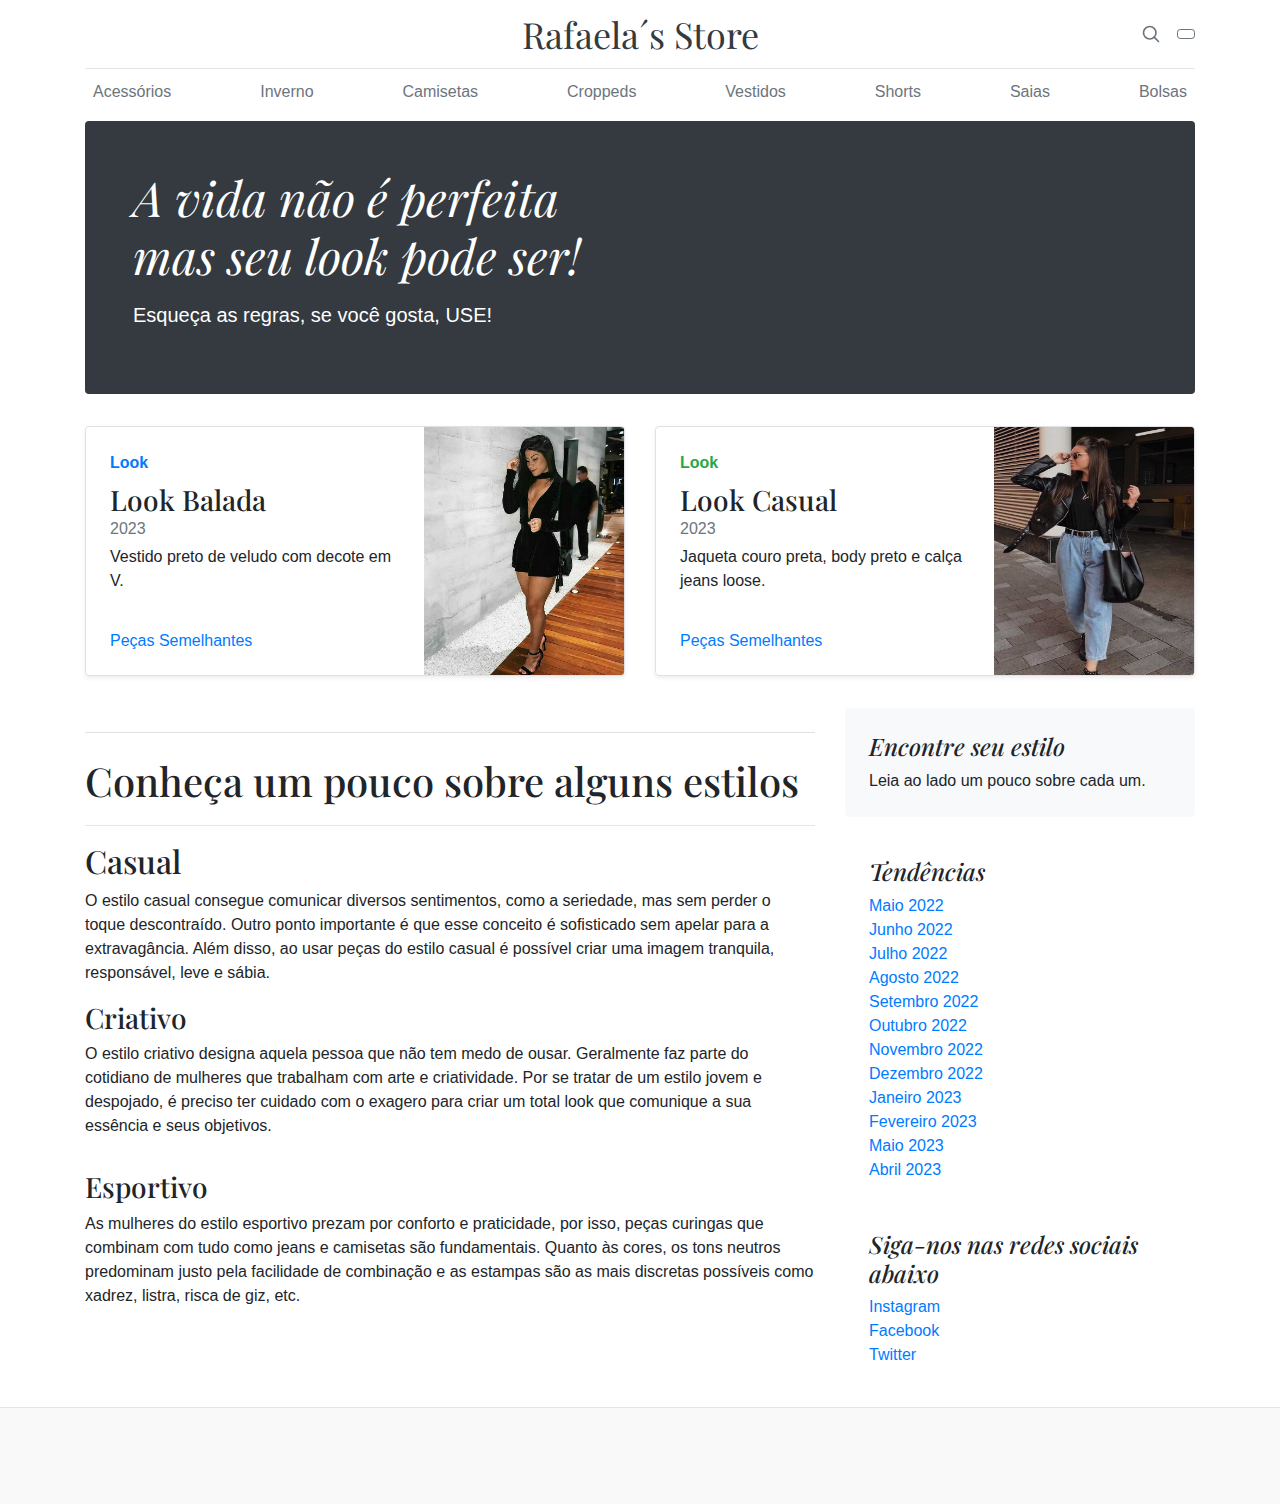
<file: index.html>
<!doctype html>
<html lang="en">
  <head>
    <meta charset="utf-8">
    <meta name="viewport" content="width=device-width, initial-scale=1, shrink-to-fit=no">
    <meta name="description" content="">
    <meta name="author" content="Mark Otto, Jacob Thornton, and Bootstrap contributors">
    <meta name="generator" content="Hugo 0.101.0">
    <title>Rafaela´s Store</title>

    <link rel="canonical" href="https://getbootstrap.com/docs/4.6/examples/blog/">

    

    <!-- Bootstrap core CSS -->
<link href="assets/dist/css/bootstrap.min.css" rel="stylesheet">



    <style>
      .bd-placeholder-img {
        font-size: 1.125rem;
        text-anchor: middle;
        -webkit-user-select: none;
        -moz-user-select: none;
        -ms-user-select: none;
        user-select: none;
      }

      @media (min-width: 768px) {
        .bd-placeholder-img-lg {
          font-size: 3.5rem;
        }
      }
    </style>

    
    <!-- Custom styles for this template -->
    <link href="https://fonts.googleapis.com/css?family=Playfair&#43;Display:700,900" rel="stylesheet">
    <!-- Custom styles for this template -->
    <link href="blog.css" rel="stylesheet">
  </head>
  <body>
    
<div class="container">
  <header class="blog-header py-3">
    <div class="row flex-nowrap justify-content-between align-items-center">
      <div class="col-4 pt-1">
        <a class="text-muted" href="#"></a>
      </div>
      <div class="col-4 text-center">
        <a class="blog-header-logo text-dark" href="#">Rafaela´s Store</a>
      </div>
      <div class="col-4 d-flex justify-content-end align-items-center">
        <a class="text-muted" href="#" aria-label="Search">
          <svg xmlns="http://www.w3.org/2000/svg" width="20" height="20" fill="none" stroke="currentColor" stroke-linecap="round" stroke-linejoin="round" stroke-width="2" class="mx-3" role="img" viewBox="0 0 24 24" focusable="false"><title>Search</title><circle cx="10.5" cy="10.5" r="7.5"/><path d="M21 21l-5.2-5.2"/></svg>
        </a>
        <a class="btn btn-sm btn-outline-secondary" href="#"></a>
      </div>
    </div>
  </header>

  <div class="nav-scroller py-1 mb-2">
    <nav class="nav d-flex justify-content-between">
      <a class="p-2 text-muted" href="#">Acessórios</a>
      <a class="p-2 text-muted" href="#">Inverno</a>
      <a class="p-2 text-muted" href="#">Camisetas</a>
      <a class="p-2 text-muted" href="#">Croppeds</a>
      <a class="p-2 text-muted" href="#">Vestidos</a>
      <a class="p-2 text-muted" href="#">Shorts</a>
      <a class="p-2 text-muted" href="#">Saias</a>
      <a class="p-2 text-muted" href="#">Bolsas</a>
    </nav>
  </div>

  <div class="jumbotron p-4 p-md-5 text-white rounded bg-dark">
    <div class="col-md-6 px-0">
      <h1 class="display-4 font-italic">A vida não é perfeita mas seu look pode ser!</h1>
      <p class="lead my-3">Esqueça as regras, se você gosta, USE!</p>
    </div>
  </div>

  <div class="row mb-2">
    <div class="col-md-6">
      <div class="row no-gutters border rounded overflow-hidden flex-md-row mb-4 shadow-sm h-md-250 position-relative">
        <div class="col p-4 d-flex flex-column position-static">
          <strong class="d-inline-block mb-2 text-primary">Look</strong>
          <h3 class="mb-0">Look Balada</h3>
          <div class="mb-1 text-muted">2023</div>
          <p class="card-text mb-auto">Vestido preto de veludo com decote em V.</p>
          <a href="album-balada/index.html" class="stretched-link">Peças Semelhantes</a>
        </div>
        <div class="col-auto d-none d-lg-block">
          <img src="img/i2.jpg" class="bd-placeholder-img" width="200" height="250"/>

        </div>
      </div>
    </div>
    <div class="col-md-6">
      <div class="row no-gutters border rounded overflow-hidden flex-md-row mb-4 shadow-sm h-md-250 position-relative">
        <div class="col p-4 d-flex flex-column position-static">
          <strong class="d-inline-block mb-2 text-success">Look</strong>
          <h3 class="mb-0">Look Casual</h3>
          <div class="mb-1 text-muted">2023</div>
          <p class="mb-auto">Jaqueta couro preta, body preto e calça jeans loose. </p>
          <a href="album-casual/index.html" class="stretched-link">Peças Semelhantes</a>
        </div>
        <div class="col-auto d-none d-lg-block">
          <img class="bd-placeholder-img" width="200" height="250" src="img/i1.jpg"/>

        </div>
      </div>
    </div>
  </div>
</div>

<main role="main" class="container">
  <div class="row">
    <div class="col-md-8 blog-main">
      <h3 class="pb-4 mb-4 font-italic border-bottom">
        
      </h3>

      <div class="blog-post">
        <h2 class="blog-post-title">Conheça um pouco sobre alguns estilos</h2>
        <p class="blog-post-meta"></a></p>
        <p></p>
        <hr>
        <p></p>
        <blockquote>
          <p></p>
        </blockquote>
        <p> </p>
        <h2>Casual</h2>
        <p>O estilo casual consegue comunicar diversos sentimentos, como a seriedade, mas sem perder o toque descontraído. Outro ponto importante é que esse conceito é sofisticado sem apelar para a extravagância. Além disso, ao usar peças do estilo casual é possível criar uma imagem tranquila, responsável, leve e sábia.</p>
        <h3>Criativo</h3>
        <p>O estilo criativo designa aquela pessoa que não tem medo de ousar. Geralmente faz parte do cotidiano de mulheres que trabalham com arte e criatividade. Por se tratar de um estilo jovem e despojado, é preciso ter cuidado com o exagero para criar um total look que comunique a sua essência e seus objetivos.</p>
        <pre><code></code></pre>
        <p></p>
        <h3>Esportivo</h3>
        <p>As mulheres do estilo esportivo prezam por conforto e praticidade, por isso, peças curingas que combinam com tudo como jeans e camisetas são fundamentais. Quanto às cores, os tons neutros predominam justo pela facilidade de combinação e as estampas são as mais discretas possíveis como xadrez, listra, risca de giz, etc.</p>
      
      </div><!-- /.blog-post -->

      <nav class="blog-pagination">
       
      </nav>

    </div><!-- /.blog-main -->

    <aside class="col-md-4 blog-sidebar">
      <div class="p-4 mb-3 bg-light rounded">
        <h4 class="font-italic">Encontre seu estilo</h4>
        <p class="mb-0">Leia ao lado um pouco sobre cada um.</p>
      </div>

      <div class="p-4">
        <h4 class="font-italic">Tendências</h4>
        <ol class="list-unstyled mb-0">
          <li><a href="#">Maio 2022</a></li>
          <li><a href="#">Junho 2022</a></li>
          <li><a href="#">Julho 2022</a></li>
          <li><a href="#">Agosto 2022</a></li>
          <li><a href="#">Setembro 2022</a></li>
          <li><a href="#">Outubro 2022</a></li>
          <li><a href="#">Novembro 2022</a></li>
          <li><a href="#">Dezembro 2022</a></li>
          <li><a href="#">Janeiro 2023</a></li>
          <li><a href="#">Fevereiro 2023</a></li>
          <li><a href="#">Maio 2023</a></li>
          <li><a href="#">Abril 2023</a></li>
        </ol>
      </div>

      <div class="p-4">
        <h4 class="font-italic">Siga-nos nas redes sociais abaixo</h4>
        <ol class="list-unstyled">
          <li><a href="#">Instagram</a></li>
          <li><a href="#">Facebook</a></li>
          <li><a href="#">Twitter</a></li>
        </ol>
      </div>
    </aside><!-- /.blog-sidebar -->

  </div><!-- /.row -->

</main><!-- /.container -->

<footer class="blog-footer">
  <p></a></p>
  <p>
    <a href="#"></a>
  </p>
</footer>


    
  </body>
</html>
</file>
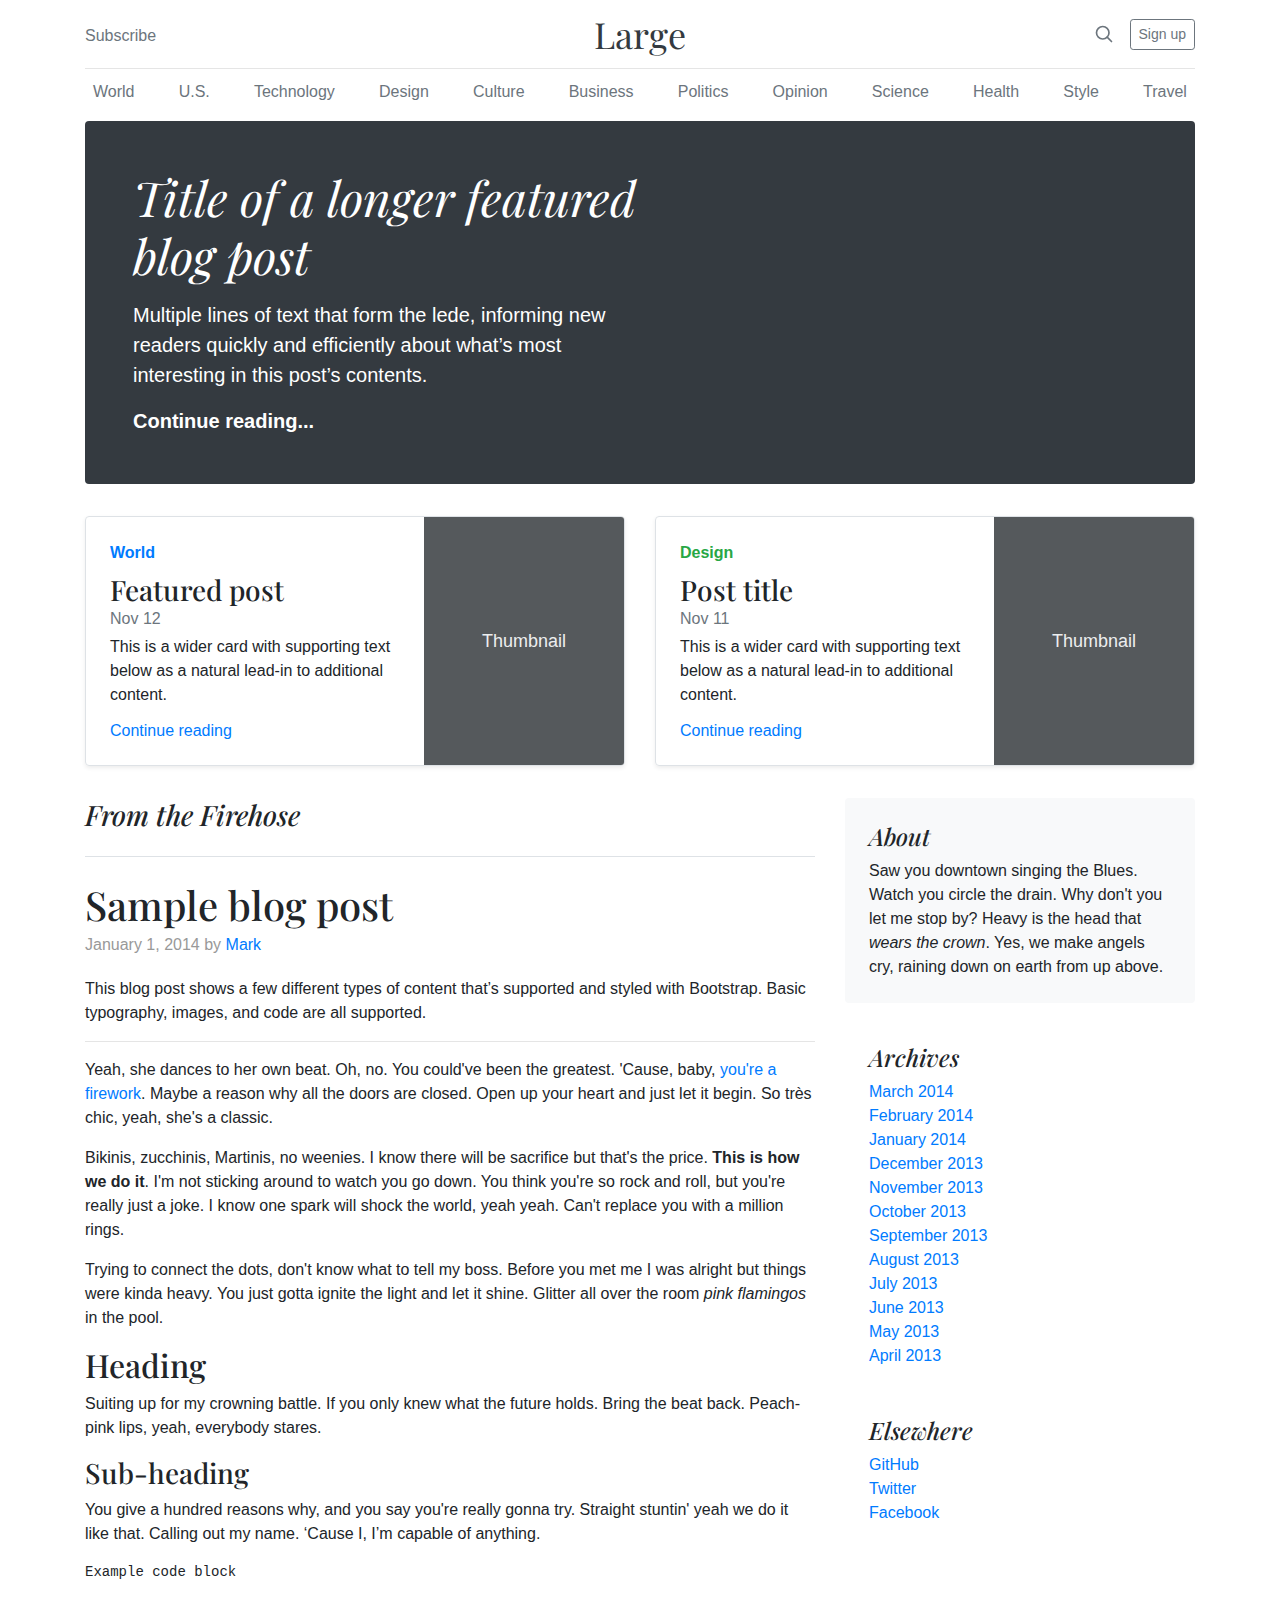
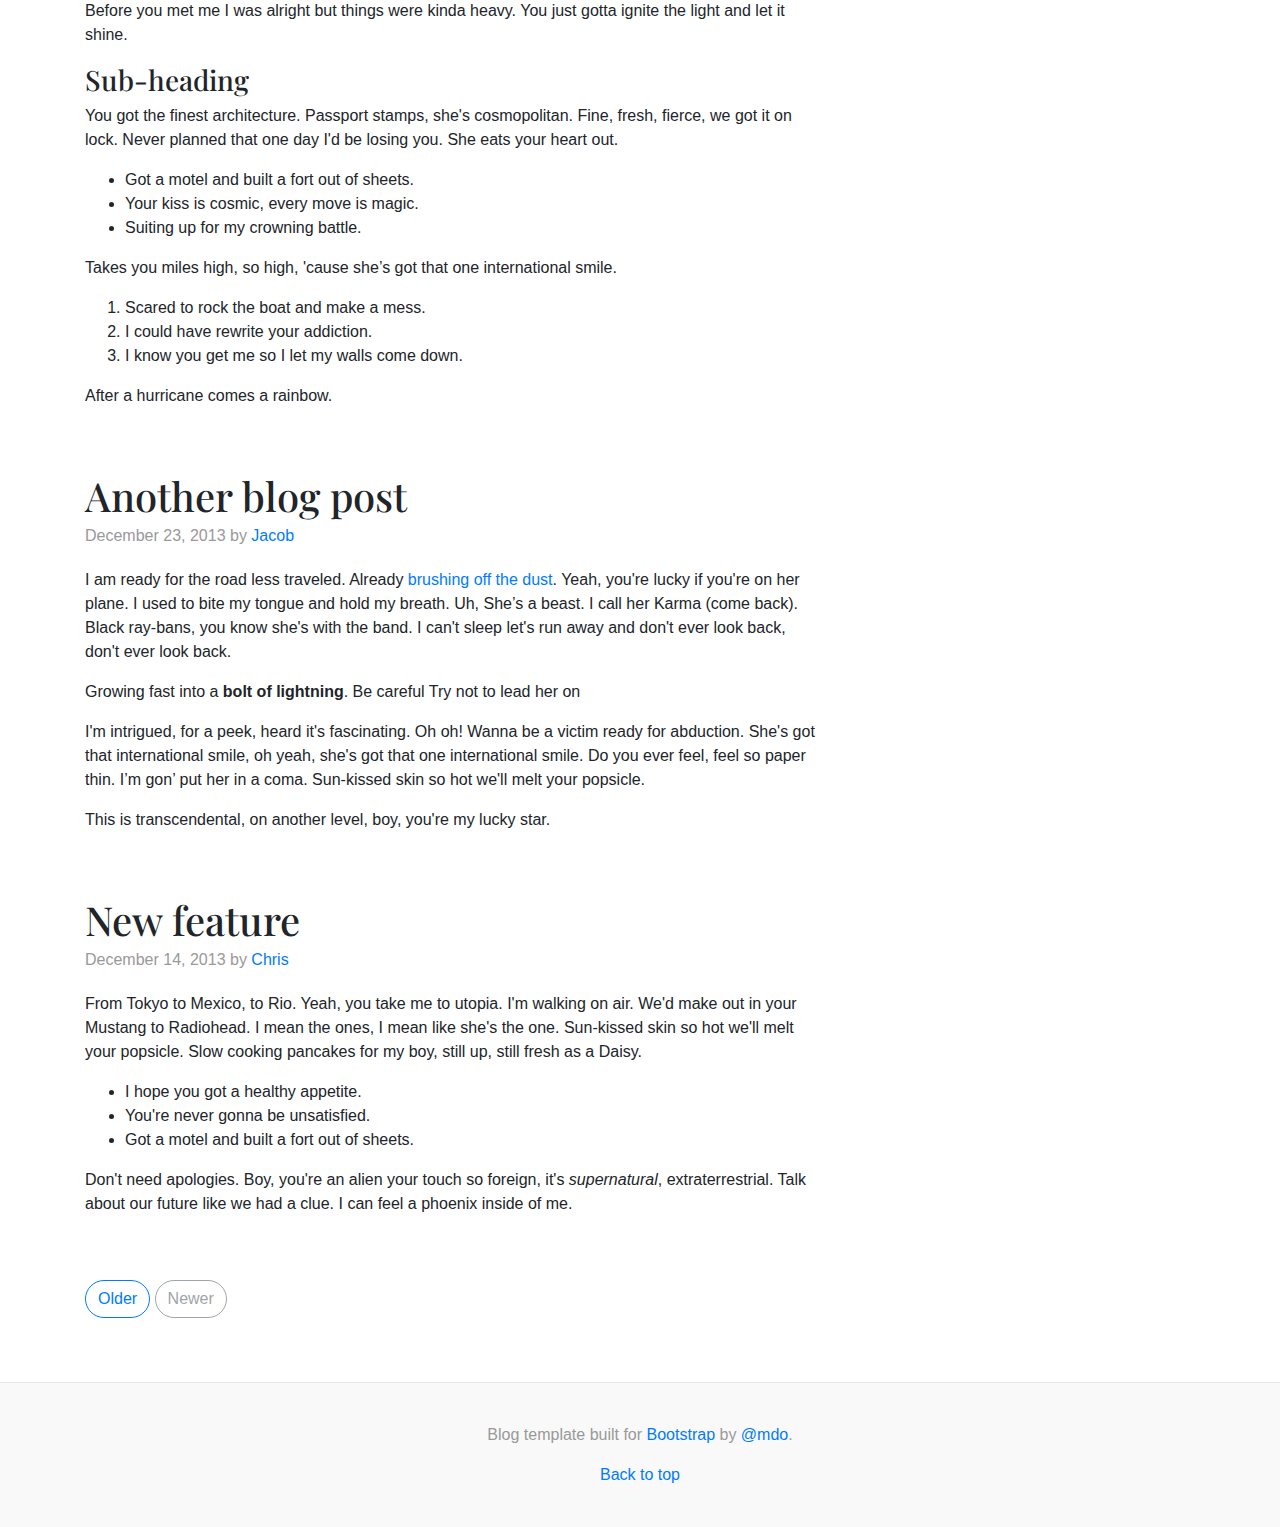
<file: blog/index.html>
<!doctype html>
<html lang="en">
  <head>
    <meta charset="utf-8">
    <meta name="viewport" content="width=device-width, initial-scale=1, shrink-to-fit=no">
    <meta name="description" content="">
    <meta name="author" content="Mark Otto, Jacob Thornton, and Bootstrap contributors">
    <meta name="generator" content="Hugo 0.101.0">
    <title>Blog Template · Bootstrap v4.6</title>

    <link rel="canonical" href="https://getbootstrap.com/docs/4.6/examples/blog/">

    

    <!-- Bootstrap core CSS -->
<link href="../assets/dist/css/bootstrap.min.css" rel="stylesheet">



    <style>
      .bd-placeholder-img {
        font-size: 1.125rem;
        text-anchor: middle;
        -webkit-user-select: none;
        -moz-user-select: none;
        -ms-user-select: none;
        user-select: none;
      }

      @media (min-width: 768px) {
        .bd-placeholder-img-lg {
          font-size: 3.5rem;
        }
      }
    </style>

    
    <!-- Custom styles for this template -->
    <link href="https://fonts.googleapis.com/css?family=Playfair&#43;Display:700,900" rel="stylesheet">
    <!-- Custom styles for this template -->
    <link href="blog.css" rel="stylesheet">
  </head>
  <body>
    
<div class="container">
  <header class="blog-header py-3">
    <div class="row flex-nowrap justify-content-between align-items-center">
      <div class="col-4 pt-1">
        <a class="text-muted" href="#">Subscribe</a>
      </div>
      <div class="col-4 text-center">
        <a class="blog-header-logo text-dark" href="#">Large</a>
      </div>
      <div class="col-4 d-flex justify-content-end align-items-center">
        <a class="text-muted" href="#" aria-label="Search">
          <svg xmlns="http://www.w3.org/2000/svg" width="20" height="20" fill="none" stroke="currentColor" stroke-linecap="round" stroke-linejoin="round" stroke-width="2" class="mx-3" role="img" viewBox="0 0 24 24" focusable="false"><title>Search</title><circle cx="10.5" cy="10.5" r="7.5"/><path d="M21 21l-5.2-5.2"/></svg>
        </a>
        <a class="btn btn-sm btn-outline-secondary" href="#">Sign up</a>
      </div>
    </div>
  </header>

  <div class="nav-scroller py-1 mb-2">
    <nav class="nav d-flex justify-content-between">
      <a class="p-2 text-muted" href="#">World</a>
      <a class="p-2 text-muted" href="#">U.S.</a>
      <a class="p-2 text-muted" href="#">Technology</a>
      <a class="p-2 text-muted" href="#">Design</a>
      <a class="p-2 text-muted" href="#">Culture</a>
      <a class="p-2 text-muted" href="#">Business</a>
      <a class="p-2 text-muted" href="#">Politics</a>
      <a class="p-2 text-muted" href="#">Opinion</a>
      <a class="p-2 text-muted" href="#">Science</a>
      <a class="p-2 text-muted" href="#">Health</a>
      <a class="p-2 text-muted" href="#">Style</a>
      <a class="p-2 text-muted" href="#">Travel</a>
    </nav>
  </div>

  <div class="jumbotron p-4 p-md-5 text-white rounded bg-dark">
    <div class="col-md-6 px-0">
      <h1 class="display-4 font-italic">Title of a longer featured blog post</h1>
      <p class="lead my-3">Multiple lines of text that form the lede, informing new readers quickly and efficiently about what’s most interesting in this post’s contents.</p>
      <p class="lead mb-0"><a href="#" class="text-white font-weight-bold">Continue reading...</a></p>
    </div>
  </div>

  <div class="row mb-2">
    <div class="col-md-6">
      <div class="row no-gutters border rounded overflow-hidden flex-md-row mb-4 shadow-sm h-md-250 position-relative">
        <div class="col p-4 d-flex flex-column position-static">
          <strong class="d-inline-block mb-2 text-primary">World</strong>
          <h3 class="mb-0">Featured post</h3>
          <div class="mb-1 text-muted">Nov 12</div>
          <p class="card-text mb-auto">This is a wider card with supporting text below as a natural lead-in to additional content.</p>
          <a href="#" class="stretched-link">Continue reading</a>
        </div>
        <div class="col-auto d-none d-lg-block">
          <svg class="bd-placeholder-img" width="200" height="250" xmlns="http://www.w3.org/2000/svg" role="img" aria-label="Placeholder: Thumbnail" preserveAspectRatio="xMidYMid slice" focusable="false"><title>Placeholder</title><rect width="100%" height="100%" fill="#55595c"/><text x="50%" y="50%" fill="#eceeef" dy=".3em">Thumbnail</text></svg>

        </div>
      </div>
    </div>
    <div class="col-md-6">
      <div class="row no-gutters border rounded overflow-hidden flex-md-row mb-4 shadow-sm h-md-250 position-relative">
        <div class="col p-4 d-flex flex-column position-static">
          <strong class="d-inline-block mb-2 text-success">Design</strong>
          <h3 class="mb-0">Post title</h3>
          <div class="mb-1 text-muted">Nov 11</div>
          <p class="mb-auto">This is a wider card with supporting text below as a natural lead-in to additional content.</p>
          <a href="#" class="stretched-link">Continue reading</a>
        </div>
        <div class="col-auto d-none d-lg-block">
          <svg class="bd-placeholder-img" width="200" height="250" xmlns="http://www.w3.org/2000/svg" role="img" aria-label="Placeholder: Thumbnail" preserveAspectRatio="xMidYMid slice" focusable="false"><title>Placeholder</title><rect width="100%" height="100%" fill="#55595c"/><text x="50%" y="50%" fill="#eceeef" dy=".3em">Thumbnail</text></svg>

        </div>
      </div>
    </div>
  </div>
</div>

<main role="main" class="container">
  <div class="row">
    <div class="col-md-8 blog-main">
      <h3 class="pb-4 mb-4 font-italic border-bottom">
        From the Firehose
      </h3>

      <div class="blog-post">
        <h2 class="blog-post-title">Sample blog post</h2>
        <p class="blog-post-meta">January 1, 2014 by <a href="#">Mark</a></p>

        <p>This blog post shows a few different types of content that’s supported and styled with Bootstrap. Basic typography, images, and code are all supported.</p>
        <hr>
        <p>Yeah, she dances to her own beat. Oh, no. You could've been the greatest. 'Cause, baby, <a href="#">you're a firework</a>. Maybe a reason why all the doors are closed. Open up your heart and just let it begin. So très chic, yeah, she's a classic.</p>
        <blockquote>
          <p>Bikinis, zucchinis, Martinis, no weenies. I know there will be sacrifice but that's the price. <strong>This is how we do it</strong>. I'm not sticking around to watch you go down. You think you're so rock and roll, but you're really just a joke. I know one spark will shock the world, yeah yeah. Can't replace you with a million rings.</p>
        </blockquote>
        <p>Trying to connect the dots, don't know what to tell my boss. Before you met me I was alright but things were kinda heavy. You just gotta ignite the light and let it shine. Glitter all over the room <em>pink flamingos</em> in the pool. </p>
        <h2>Heading</h2>
        <p>Suiting up for my crowning battle. If you only knew what the future holds. Bring the beat back. Peach-pink lips, yeah, everybody stares.</p>
        <h3>Sub-heading</h3>
        <p>You give a hundred reasons why, and you say you're really gonna try. Straight stuntin' yeah we do it like that. Calling out my name. ‘Cause I, I’m capable of anything.</p>
        <pre><code>Example code block</code></pre>
        <p>Before you met me I was alright but things were kinda heavy. You just gotta ignite the light and let it shine.</p>
        <h3>Sub-heading</h3>
        <p>You got the finest architecture. Passport stamps, she's cosmopolitan. Fine, fresh, fierce, we got it on lock. Never planned that one day I'd be losing you. She eats your heart out.</p>
        <ul>
          <li>Got a motel and built a fort out of sheets.</li>
          <li>Your kiss is cosmic, every move is magic.</li>
          <li>Suiting up for my crowning battle.</li>
        </ul>
        <p>Takes you miles high, so high, 'cause she’s got that one international smile.</p>
        <ol>
          <li>Scared to rock the boat and make a mess.</li>
          <li>I could have rewrite your addiction.</li>
          <li>I know you get me so I let my walls come down.</li>
        </ol>
        <p>After a hurricane comes a rainbow.</p>
      </div><!-- /.blog-post -->

      <div class="blog-post">
        <h2 class="blog-post-title">Another blog post</h2>
        <p class="blog-post-meta">December 23, 2013 by <a href="#">Jacob</a></p>

        <p>I am ready for the road less traveled. Already <a href="#">brushing off the dust</a>. Yeah, you're lucky if you're on her plane. I used to bite my tongue and hold my breath. Uh, She’s a beast. I call her Karma (come back). Black ray-bans, you know she's with the band. I can't sleep let's run away and don't ever look back, don't ever look back.</p>
        <blockquote>
          <p>Growing fast into a <strong>bolt of lightning</strong>. Be careful Try not to lead her on</p>
        </blockquote>
        <p>I'm intrigued, for a peek, heard it's fascinating. Oh oh! Wanna be a victim ready for abduction. She's got that international smile, oh yeah, she's got that one international smile. Do you ever feel, feel so paper thin. I’m gon’ put her in a coma. Sun-kissed skin so hot we'll melt your popsicle.</p>
        <p>This is transcendental, on another level, boy, you're my lucky star.</p>
      </div><!-- /.blog-post -->

      <div class="blog-post">
        <h2 class="blog-post-title">New feature</h2>
        <p class="blog-post-meta">December 14, 2013 by <a href="#">Chris</a></p>

        <p>From Tokyo to Mexico, to Rio. Yeah, you take me to utopia. I'm walking on air. We'd make out in your Mustang to Radiohead. I mean the ones, I mean like she's the one. Sun-kissed skin so hot we'll melt your popsicle. Slow cooking pancakes for my boy, still up, still fresh as a Daisy.</p>
        <ul>
          <li>I hope you got a healthy appetite.</li>
          <li>You're never gonna be unsatisfied.</li>
          <li>Got a motel and built a fort out of sheets.</li>
        </ul>
        <p>Don't need apologies. Boy, you're an alien your touch so foreign, it's <em>supernatural</em>, extraterrestrial. Talk about our future like we had a clue. I can feel a phoenix inside of me.</p>
      </div><!-- /.blog-post -->

      <nav class="blog-pagination">
        <a class="btn btn-outline-primary" href="#">Older</a>
        <a class="btn btn-outline-secondary disabled">Newer</a>
      </nav>

    </div><!-- /.blog-main -->

    <aside class="col-md-4 blog-sidebar">
      <div class="p-4 mb-3 bg-light rounded">
        <h4 class="font-italic">About</h4>
        <p class="mb-0">Saw you downtown singing the Blues. Watch you circle the drain. Why don't you let me stop by? Heavy is the head that <em>wears the crown</em>. Yes, we make angels cry, raining down on earth from up above.</p>
      </div>

      <div class="p-4">
        <h4 class="font-italic">Archives</h4>
        <ol class="list-unstyled mb-0">
          <li><a href="#">March 2014</a></li>
          <li><a href="#">February 2014</a></li>
          <li><a href="#">January 2014</a></li>
          <li><a href="#">December 2013</a></li>
          <li><a href="#">November 2013</a></li>
          <li><a href="#">October 2013</a></li>
          <li><a href="#">September 2013</a></li>
          <li><a href="#">August 2013</a></li>
          <li><a href="#">July 2013</a></li>
          <li><a href="#">June 2013</a></li>
          <li><a href="#">May 2013</a></li>
          <li><a href="#">April 2013</a></li>
        </ol>
      </div>

      <div class="p-4">
        <h4 class="font-italic">Elsewhere</h4>
        <ol class="list-unstyled">
          <li><a href="#">GitHub</a></li>
          <li><a href="#">Twitter</a></li>
          <li><a href="#">Facebook</a></li>
        </ol>
      </div>
    </aside><!-- /.blog-sidebar -->

  </div><!-- /.row -->

</main><!-- /.container -->

<footer class="blog-footer">
  <p>Blog template built for <a href="https://getbootstrap.com/">Bootstrap</a> by <a href="https://twitter.com/mdo">@mdo</a>.</p>
  <p>
    <a href="#">Back to top</a>
  </p>
</footer>


    
  </body>
</html>
</file>
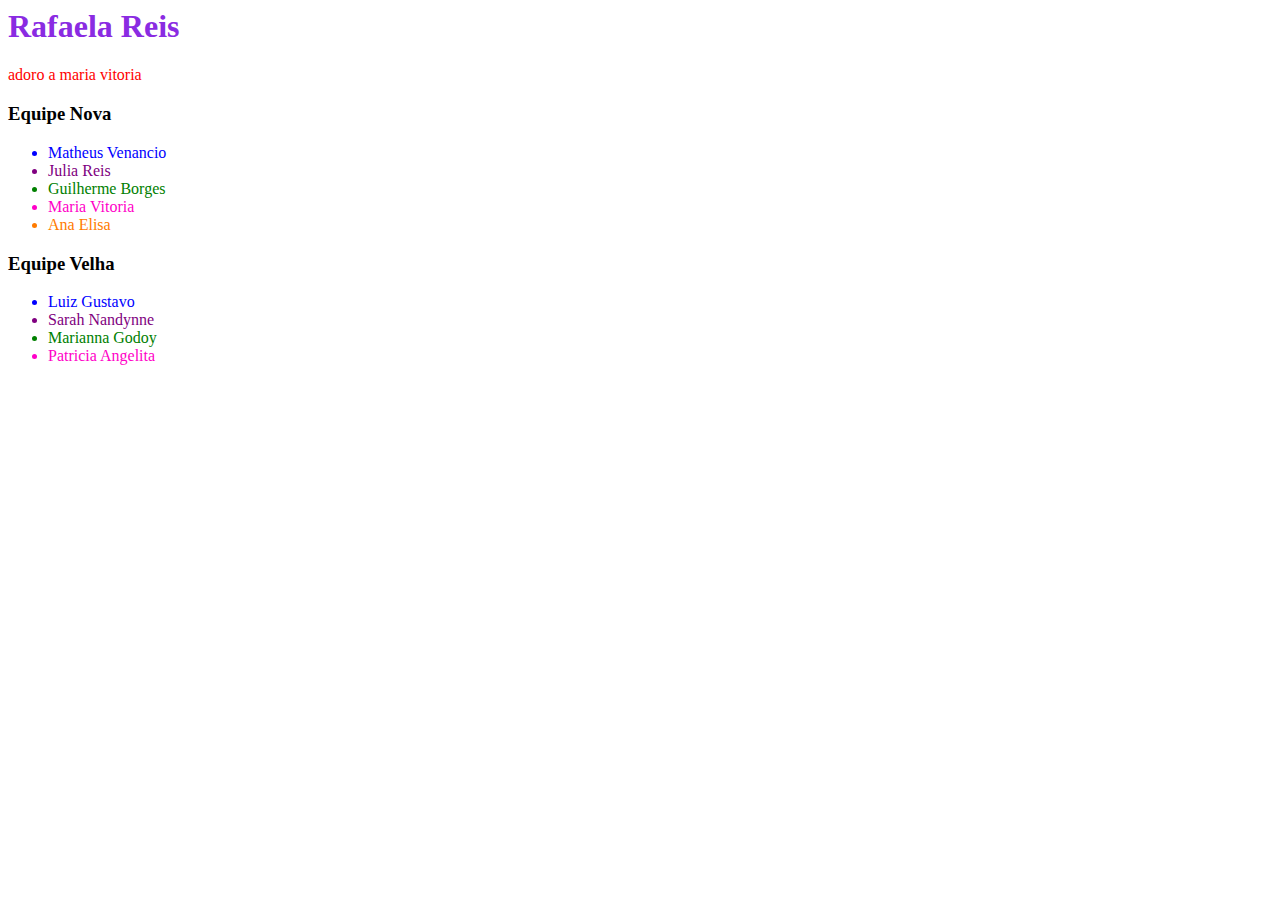
<file: rafaela/index.html>
<html>
    <head>  
        <title>Rafaela Reis da Silva</title>
    </head>
    <style>
         p {
            color: red;
        }
        .rafaela-azul{
            color:blue;
        }
        .rafaela-purple{
            color:purple;
        }
        .rafaela-green{
            color:green;
        }
        .rafaela-pink{
            color:rgb(255, 0, 200);
        }
        .rafaela-orange{
            color:rgb(255, 123, 0);
        }
        #id-rafa{

            color:blueviolet
        }
      </style>
      <body>
            <h1 id="id-rafa">Rafaela Reis</h1>
        <p>
            adoro a maria vitoria
        </p>
        <h3>Equipe Nova</h3>
        <ul>
            <li class="rafaela-azul">Matheus Venancio</li>
            <li class="rafaela-purple">Julia Reis</li>
            <li class="rafaela-green">Guilherme Borges</li>
            <li class="rafaela-pink">Maria Vitoria</li>
            <li class="rafaela-orange">Ana Elisa</li>
        </ul>
        <h3>Equipe Velha</h3>
        <ul>
            <li class="rafaela-azul">Luiz Gustavo</li>
            <li class="rafaela-purple">Sarah Nandynne</li>
            <li class="rafaela-green">Marianna Godoy</li>
            <li class="rafaela-pink">Patricia Angelita</li>
        </ul>
    </body>
</html>
</file>
<file: blog.css>
/* stylelint-disable selector-list-comma-newline-after */

.blog-header {
  line-height: 1;
  border-bottom: 1px solid #e5e5e5;
}

.blog-header-logo {
  font-family: "Playfair Display", Georgia, "Times New Roman", serif;
  font-size: 2.25rem;
}

.blog-header-logo:hover {
  text-decoration: none;
}

h1, h2, h3, h4, h5, h6 {
  font-family: "Playfair Display", Georgia, "Times New Roman", serif;
}

.display-4 {
  font-size: 2.5rem;
}
@media (min-width: 768px) {
  .display-4 {
    font-size: 3rem;
  }
}

.nav-scroller {
  position: relative;
  z-index: 2;
  height: 2.75rem;
  overflow-y: hidden;
}

.nav-scroller .nav {
  display: -ms-flexbox;
  display: flex;
  -ms-flex-wrap: nowrap;
  flex-wrap: nowrap;
  padding-bottom: 1rem;
  margin-top: -1px;
  overflow-x: auto;
  text-align: center;
  white-space: nowrap;
  -webkit-overflow-scrolling: touch;
}

.nav-scroller .nav-link {
  padding-top: .75rem;
  padding-bottom: .75rem;
  font-size: .875rem;
}

.card-img-right {
  height: 100%;
  border-radius: 0 3px 3px 0;
}

.flex-auto {
  -ms-flex: 0 0 auto;
  flex: 0 0 auto;
}

.h-250 { height: 250px; }
@media (min-width: 768px) {
  .h-md-250 { height: 250px; }
}

/* Pagination */
.blog-pagination {
  margin-bottom: 4rem;
}
.blog-pagination > .btn {
  border-radius: 2rem;
}

/*
 * Blog posts
 */
.blog-post {
  margin-bottom: 4rem;
}
.blog-post-title {
  margin-bottom: .25rem;
  font-size: 2.5rem;
}
.blog-post-meta {
  margin-bottom: 1.25rem;
  color: #999;
}

/*
 * Footer
 */
.blog-footer {
  padding: 2.5rem 0;
  color: #999;
  text-align: center;
  background-color: #f9f9f9;
  border-top: .05rem solid #e5e5e5;
}
.blog-footer p:last-child {
  margin-bottom: 0;
}
</file>
<file: blog/blog.css>
/* stylelint-disable selector-list-comma-newline-after */

.blog-header {
  line-height: 1;
  border-bottom: 1px solid #e5e5e5;
}

.blog-header-logo {
  font-family: "Playfair Display", Georgia, "Times New Roman", serif;
  font-size: 2.25rem;
}

.blog-header-logo:hover {
  text-decoration: none;
}

h1, h2, h3, h4, h5, h6 {
  font-family: "Playfair Display", Georgia, "Times New Roman", serif;
}

.display-4 {
  font-size: 2.5rem;
}
@media (min-width: 768px) {
  .display-4 {
    font-size: 3rem;
  }
}

.nav-scroller {
  position: relative;
  z-index: 2;
  height: 2.75rem;
  overflow-y: hidden;
}

.nav-scroller .nav {
  display: -ms-flexbox;
  display: flex;
  -ms-flex-wrap: nowrap;
  flex-wrap: nowrap;
  padding-bottom: 1rem;
  margin-top: -1px;
  overflow-x: auto;
  text-align: center;
  white-space: nowrap;
  -webkit-overflow-scrolling: touch;
}

.nav-scroller .nav-link {
  padding-top: .75rem;
  padding-bottom: .75rem;
  font-size: .875rem;
}

.card-img-right {
  height: 100%;
  border-radius: 0 3px 3px 0;
}

.flex-auto {
  -ms-flex: 0 0 auto;
  flex: 0 0 auto;
}

.h-250 { height: 250px; }
@media (min-width: 768px) {
  .h-md-250 { height: 250px; }
}

/* Pagination */
.blog-pagination {
  margin-bottom: 4rem;
}
.blog-pagination > .btn {
  border-radius: 2rem;
}

/*
 * Blog posts
 */
.blog-post {
  margin-bottom: 4rem;
}
.blog-post-title {
  margin-bottom: .25rem;
  font-size: 2.5rem;
}
.blog-post-meta {
  margin-bottom: 1.25rem;
  color: #999;
}

/*
 * Footer
 */
.blog-footer {
  padding: 2.5rem 0;
  color: #999;
  text-align: center;
  background-color: #f9f9f9;
  border-top: .05rem solid #e5e5e5;
}
.blog-footer p:last-child {
  margin-bottom: 0;
}
</file>
